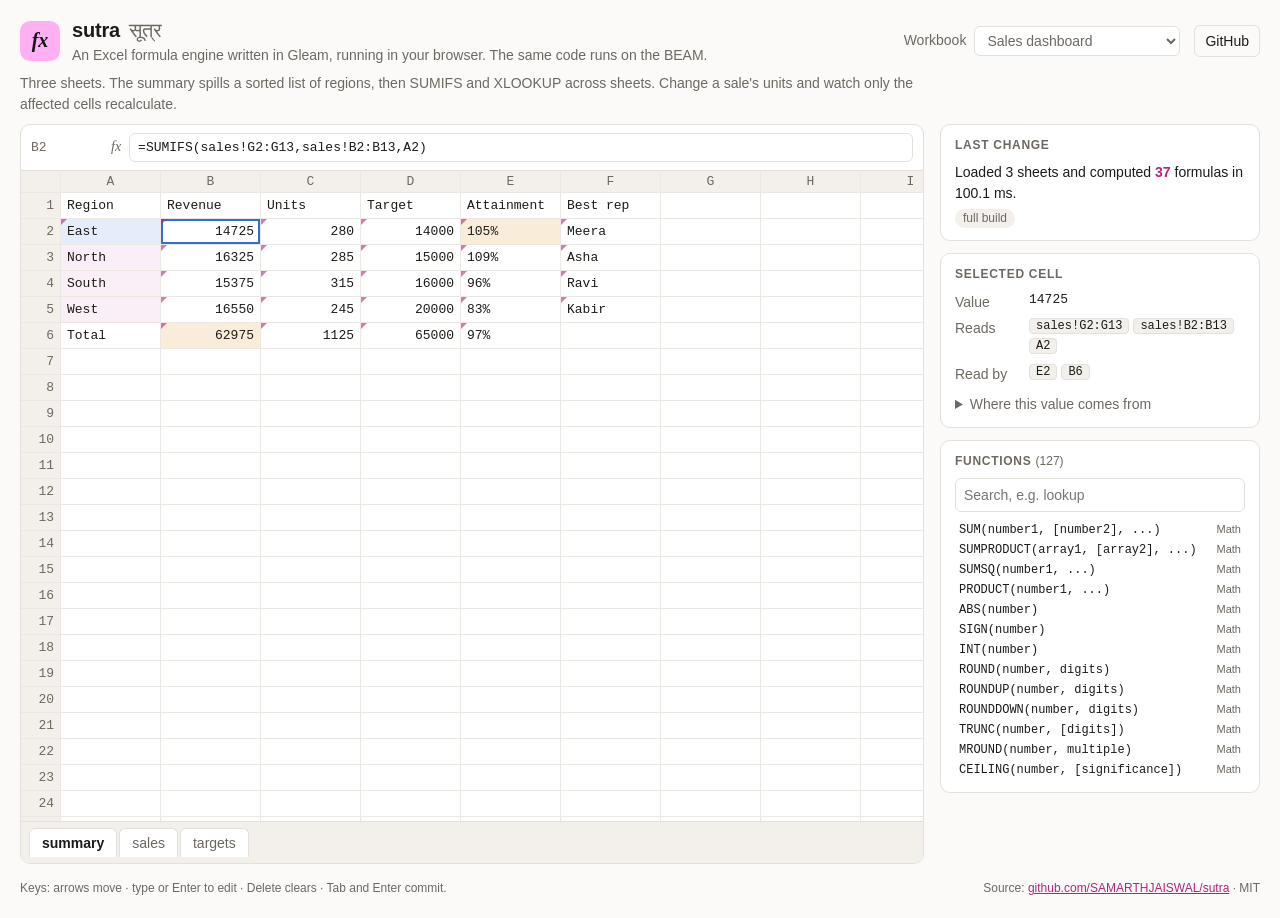
<file: index.html>
<!doctype html>
<html lang="en">
<head>
  <meta charset="utf-8">
  <meta name="viewport" content="width=device-width, initial-scale=1">
  <title>sutra — an Excel formula engine in Gleam</title>
  <meta name="description" content="A spreadsheet formula engine written in Gleam: 127 Excel functions, incremental recalculation, dynamic arrays and cycle detection, running here in your browser.">
  <meta property="og:title" content="sutra — an Excel formula engine in Gleam">
  <meta property="og:description" content="127 Excel functions, incremental recalculation, dynamic arrays and cycle detection. One codebase on the BEAM and in your browser.">
  <meta property="og:image" content="https://sutra-amber.vercel.app/og.png">
  <meta property="og:url" content="https://sutra-amber.vercel.app/">
  <link rel="canonical" href="https://sutra-amber.vercel.app/">
  <meta name="twitter:card" content="summary_large_image">
  <link rel="icon" href="data:image/svg+xml,%3Csvg xmlns='http://www.w3.org/2000/svg' viewBox='0 0 32 32'%3E%3Crect width='32' height='32' rx='7' fill='%23ffaff3'/%3E%3Ctext x='16' y='23' font-family='Georgia,serif' font-size='20' text-anchor='middle' fill='%23151515'%3Efx%3C/text%3E%3C/svg%3E">
  <link rel="stylesheet" href="style.css">
</head>
<body>
  <header class="top">
    <div class="brand">
      <span class="logo">fx</span>
      <div>
        <h1>sutra <span class="deva">सूत्र</span></h1>
        <p class="tagline">An Excel formula engine written in Gleam, running in your browser. The same code runs on the BEAM.</p>
      </div>
    </div>
    <nav>
      <label class="sample-pick">Workbook
        <select id="sample"></select>
      </label>
      <a class="gh" href="https://github.com/SAMARTHJAISWAL/sutra">GitHub</a>
    </nav>
  </header>

  <p id="note" class="note"></p>

  <main>
    <section class="sheet-area">
      <div class="formula-bar">
        <span id="address" class="address">A1</span>
        <span class="fx">fx</span>
        <input id="input" spellcheck="false" autocomplete="off" aria-label="Cell contents">
      </div>
      <div id="parse" class="parse" hidden></div>
      <div class="grid-wrap" id="gridwrap">
        <table id="grid" class="grid" tabindex="0" aria-label="Spreadsheet"></table>
      </div>
      <div class="tabs" id="tabs"></div>
    </section>

    <aside class="side">
      <section class="panel" id="stats">
        <h2>Last change</h2>
        <p id="statline" class="statline">Loading…</p>
      </section>
      <section class="panel">
        <h2>Selected cell</h2>
        <dl class="facts">
          <dt>Value</dt><dd id="value"></dd>
          <dt>Reads</dt><dd id="reads"></dd>
          <dt>Read by</dt><dd id="readby"></dd>
        </dl>
        <details id="explain-box">
          <summary>Where this value comes from</summary>
          <pre id="explain"></pre>
        </details>
      </section>
      <section class="panel">
        <h2>Functions <span id="fcount" class="muted"></span></h2>
        <input id="fsearch" class="fsearch" placeholder="Search, e.g. lookup" spellcheck="false">
        <ul id="flist" class="flist"></ul>
      </section>
    </aside>
  </main>

  <footer>
    <span>Keys: arrows move · type or Enter to edit · Delete clears · Tab and Enter commit.</span>
    <span>Source: <a href="https://github.com/SAMARTHJAISWAL/sutra">github.com/SAMARTHJAISWAL/sutra</a> · MIT</span>
  </footer>

  <script type="module" src="app.js"></script>
</body>
</html>
</file>
<file: style.css>
:root {
  --bg: #fbfaf8;
  --panel: #ffffff;
  --ink: #1d1b19;
  --muted: #6e6862;
  --line: #e4e0db;
  --grid: #ebe7e2;
  --head: #f3f0ec;
  --accent: #b4237f;
  --pink: #ffaff3;
  --select: #2f6fdb;
  --reads: rgba(47, 111, 219, 0.12);
  --readby: rgba(214, 140, 20, 0.16);
  --spill: rgba(180, 35, 127, 0.07);
  --error: #c0392b;
  --flash: rgba(255, 175, 243, 0.65);
  --number: #1d1b19;
  --mono: ui-monospace, "SF Mono", "JetBrains Mono", Menlo, Consolas, monospace;
  --sans: -apple-system, BlinkMacSystemFont, "Segoe UI", Inter, Roboto, sans-serif;
  color-scheme: light;
}

@media (prefers-color-scheme: dark) {
  :root {
    --bg: #151413;
    --panel: #1d1c1a;
    --ink: #ecE8e3;
    --muted: #a19a93;
    --line: #34312e;
    --grid: #2c2a27;
    --head: #24221f;
    --accent: #ff8fe6;
    --select: #6b9cff;
    --reads: rgba(107, 156, 255, 0.16);
    --readby: rgba(240, 170, 60, 0.18);
    --spill: rgba(255, 143, 230, 0.08);
    --error: #ff7b6b;
    --flash: rgba(255, 143, 230, 0.4);
    --number: #ecE8e3;
    color-scheme: dark;
  }
}

* { box-sizing: border-box; }

body {
  margin: 0;
  background: var(--bg);
  color: var(--ink);
  font: 14px/1.45 var(--sans);
}

a { color: var(--accent); }

.top {
  display: flex;
  align-items: center;
  justify-content: space-between;
  gap: 16px;
  padding: 16px 20px 8px;
  flex-wrap: wrap;
}

.brand { display: flex; align-items: center; gap: 12px; }

.logo {
  flex: none;
  display: grid;
  place-items: center;
  width: 40px;
  height: 40px;
  border-radius: 10px;
  background: var(--pink);
  color: #151515;
  font: italic 600 20px Georgia, serif;
}

h1 { margin: 0; font-size: 20px; letter-spacing: -0.01em; }
.deva { font-weight: 400; color: var(--muted); margin-left: 4px; }
.tagline { margin: 0; color: var(--muted); }

nav { display: flex; align-items: center; gap: 14px; }

.sample-pick { display: flex; align-items: center; gap: 8px; color: var(--muted); }

select, input, button {
  font: inherit;
  color: inherit;
  background: var(--panel);
  border: 1px solid var(--line);
  border-radius: 6px;
}

select { padding: 5px 8px; }

.gh {
  padding: 5px 10px;
  border: 1px solid var(--line);
  border-radius: 6px;
  text-decoration: none;
  color: var(--ink);
}

.note {
  margin: 0 20px 10px;
  color: var(--muted);
  max-width: 900px;
}

main {
  display: grid;
  grid-template-columns: minmax(0, 1fr) 320px;
  gap: 16px;
  padding: 0 20px 12px;
}

.sheet-area {
  min-width: 0;
  background: var(--panel);
  border: 1px solid var(--line);
  border-radius: 10px;
  overflow: hidden;
  display: flex;
  flex-direction: column;
}

.formula-bar {
  display: flex;
  align-items: center;
  gap: 8px;
  padding: 8px 10px;
  border-bottom: 1px solid var(--line);
}

.address {
  min-width: 72px;
  font: 13px var(--mono);
  color: var(--muted);
}

.fx { font: italic 14px Georgia, serif; color: var(--muted); }

#input {
  flex: 1;
  min-width: 0;
  padding: 6px 8px;
  font: 13px var(--mono);
}

#input:focus, .fsearch:focus, select:focus { outline: 2px solid var(--select); outline-offset: -1px; }

.parse {
  padding: 4px 12px;
  font: 12px var(--mono);
  color: var(--error);
  border-bottom: 1px solid var(--line);
}

.grid-wrap {
  overflow: auto;
  max-height: calc(100vh - 250px);
  min-height: 320px;
}

.grid {
  border-collapse: separate;
  border-spacing: 0;
  font: 13px var(--mono);
  outline: none;
}

.grid th {
  position: sticky;
  top: 0;
  z-index: 2;
  background: var(--head);
  color: var(--muted);
  font-weight: 500;
  border-right: 1px solid var(--grid);
  border-bottom: 1px solid var(--grid);
  padding: 3px 6px;
  min-width: 100px;
}

.grid th.corner { left: 0; z-index: 3; min-width: 40px; }

.grid td.rowhead {
  position: sticky;
  left: 0;
  z-index: 1;
  background: var(--head);
  color: var(--muted);
  text-align: right;
  padding: 0 6px;
  min-width: 40px;
}

.grid td {
  height: 26px;
  max-width: 180px;
  padding: 0 6px;
  border-right: 1px solid var(--grid);
  border-bottom: 1px solid var(--grid);
  white-space: nowrap;
  overflow: hidden;
  text-overflow: ellipsis;
  cursor: cell;
  position: relative;
}

.grid td.number, .grid td.bool { text-align: right; }
.grid td.overflow { overflow: visible; text-overflow: clip; z-index: 1; }
.grid td.bool { font-variant: small-caps; }
.grid td.error { color: var(--error); text-align: center; }
.grid td.formula::before {
  content: "";
  position: absolute;
  left: 0;
  top: 0;
  border-top: 6px solid var(--accent);
  border-right: 6px solid transparent;
  opacity: 0.6;
}
.grid td.spilled { background: var(--spill); }
.grid td.reads { background: var(--reads); }
.grid td.readby { background: var(--readby); }
.grid td.selected { box-shadow: inset 0 0 0 2px var(--select); }
.grid td.spill-edge-t { border-top: 1px dashed var(--accent); }
.grid td.spill-edge-b { border-bottom: 1px dashed var(--accent); }
.grid td.spill-edge-l { border-left: 1px dashed var(--accent); }
.grid td.spill-edge-r { border-right: 1px dashed var(--accent); }

.grid td.flash { animation: flash 900ms ease-out; }

@keyframes flash {
  from { background: var(--flash); }
  to { background: transparent; }
}

.tabs {
  display: flex;
  gap: 2px;
  padding: 6px 8px;
  border-top: 1px solid var(--line);
  background: var(--head);
  overflow-x: auto;
}

.tabs button {
  padding: 4px 12px;
  border-radius: 6px 6px 0 0;
  border-bottom: none;
  cursor: pointer;
  color: var(--muted);
}

.tabs button.active { color: var(--ink); font-weight: 600; background: var(--panel); }

.side { display: flex; flex-direction: column; gap: 12px; min-width: 0; }

.panel {
  background: var(--panel);
  border: 1px solid var(--line);
  border-radius: 10px;
  padding: 12px 14px;
}

.panel h2 {
  margin: 0 0 8px;
  font-size: 12px;
  text-transform: uppercase;
  letter-spacing: 0.06em;
  color: var(--muted);
}

.statline { margin: 0; }
.statline strong { color: var(--accent); }
.badge {
  display: inline-block;
  margin-top: 6px;
  padding: 1px 8px;
  border-radius: 999px;
  font-size: 12px;
  background: var(--head);
  color: var(--muted);
}

.facts { margin: 0; display: grid; grid-template-columns: 64px 1fr; gap: 6px 10px; }
.facts dt { color: var(--muted); }
.facts dd { margin: 0; min-width: 0; overflow-wrap: anywhere; font: 13px var(--mono); }

.chip {
  display: inline-block;
  margin: 0 4px 4px 0;
  padding: 0 6px;
  border-radius: 4px;
  border: 1px solid var(--line);
  background: var(--head);
  font: 12px var(--mono);
  cursor: pointer;
  color: var(--ink);
}

details { margin-top: 10px; }
summary { cursor: pointer; color: var(--muted); }

pre {
  margin: 8px 0 0;
  max-height: 240px;
  overflow: auto;
  font: 12px/1.5 var(--mono);
  white-space: pre;
}

.fsearch { width: 100%; padding: 6px 8px; margin-bottom: 8px; }

.flist {
  list-style: none;
  margin: 0;
  padding: 0;
  max-height: 260px;
  overflow: auto;
  font: 12px var(--mono);
}

.flist li { padding: 3px 4px; border-radius: 4px; cursor: pointer; }
.flist li:hover { background: var(--head); }
.flist .cat { color: var(--muted); font-family: var(--sans); font-size: 11px; float: right; }
.muted { color: var(--muted); font-weight: 400; text-transform: none; letter-spacing: 0; }

footer {
  display: flex;
  justify-content: space-between;
  flex-wrap: wrap;
  gap: 8px;
  padding: 4px 20px 20px;
  color: var(--muted);
  font-size: 12px;
}

@media (max-width: 900px) {
  main { grid-template-columns: 1fr; }
  .grid-wrap { max-height: 60vh; }
  .grid th { min-width: 84px; }
}
</file>
